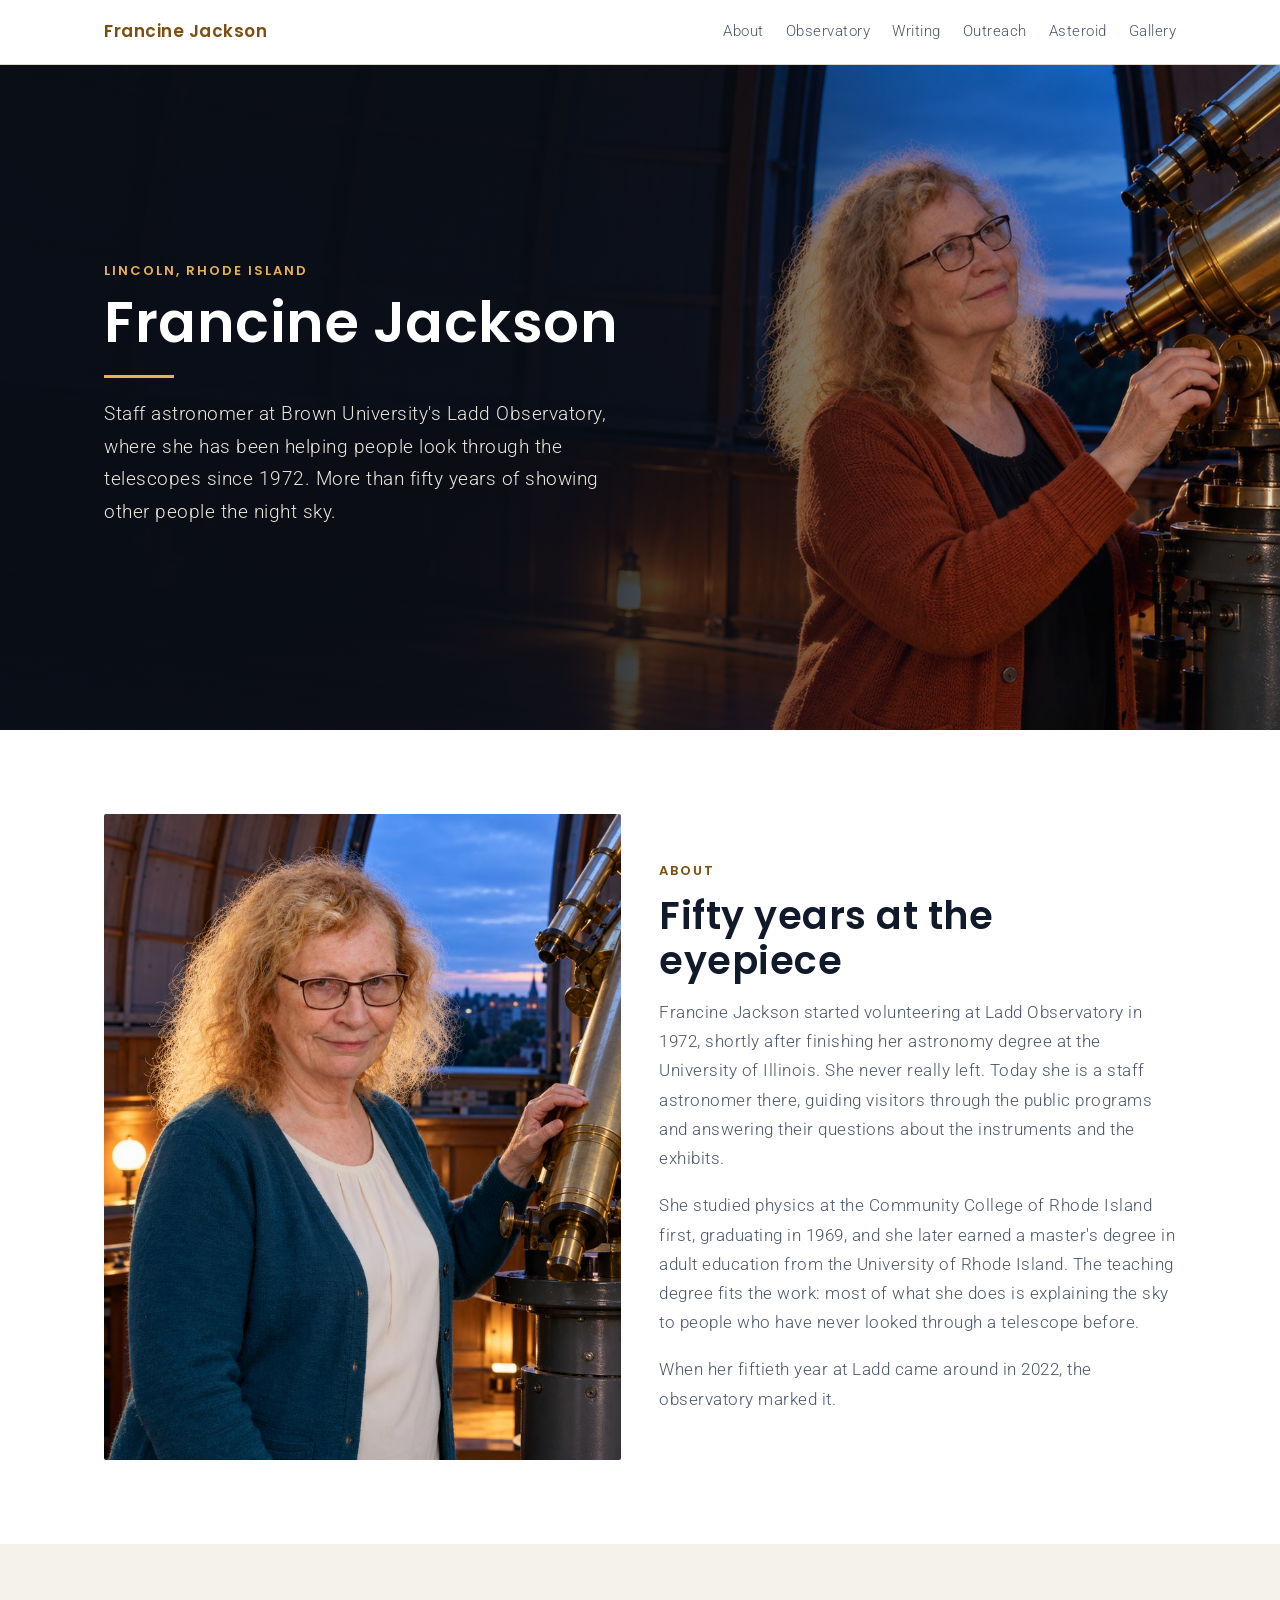
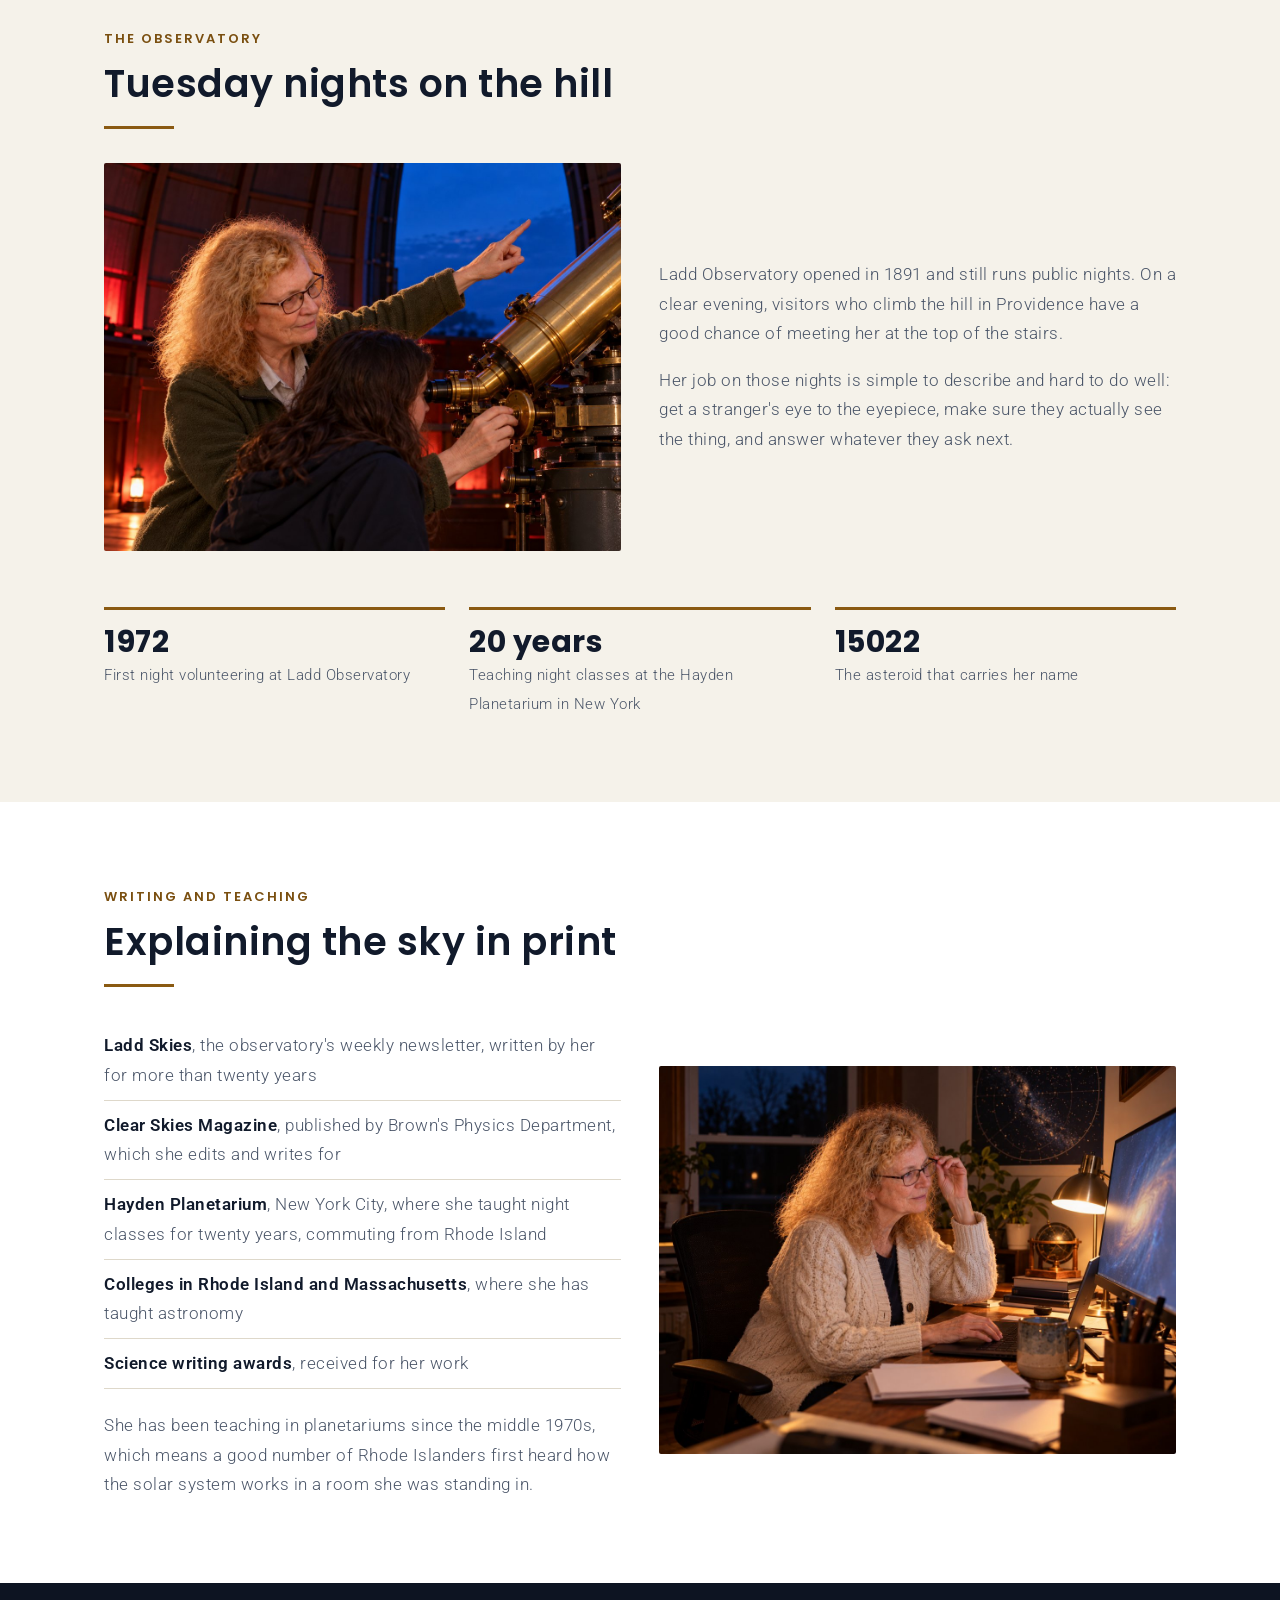
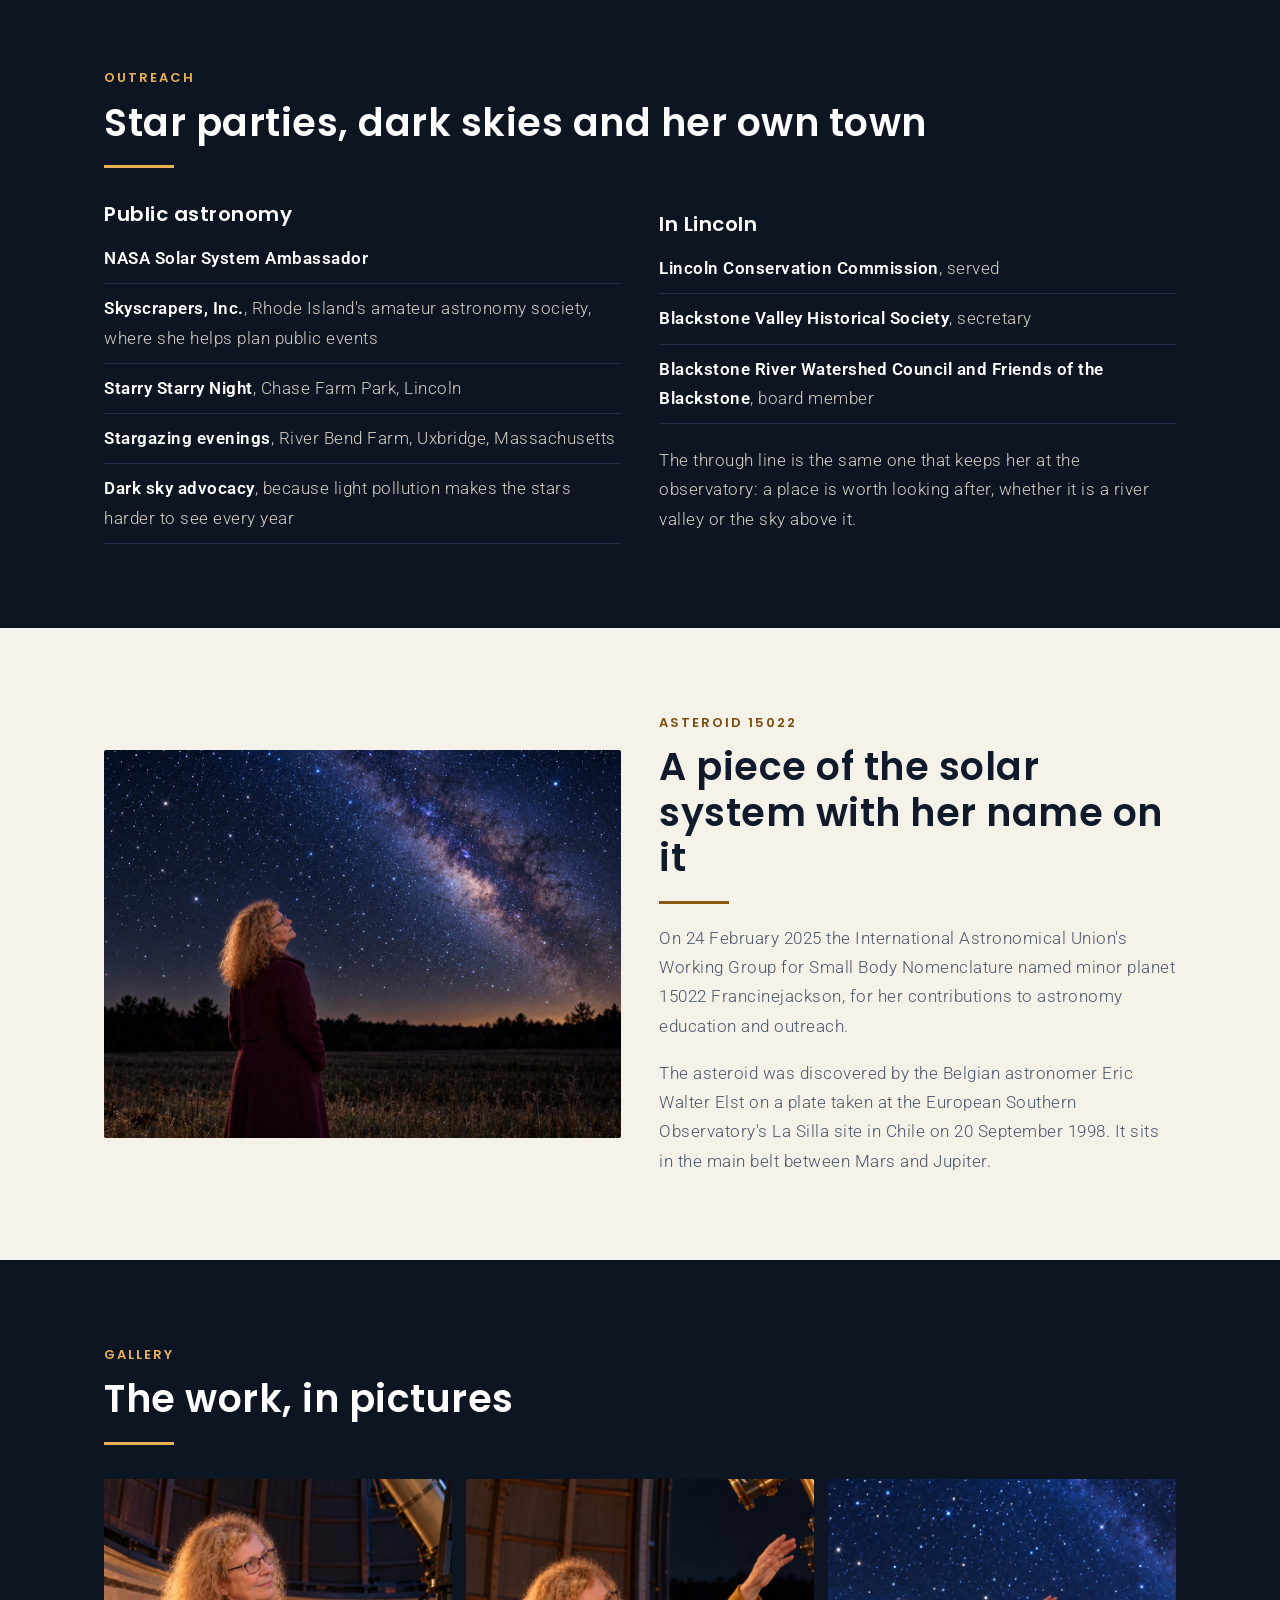
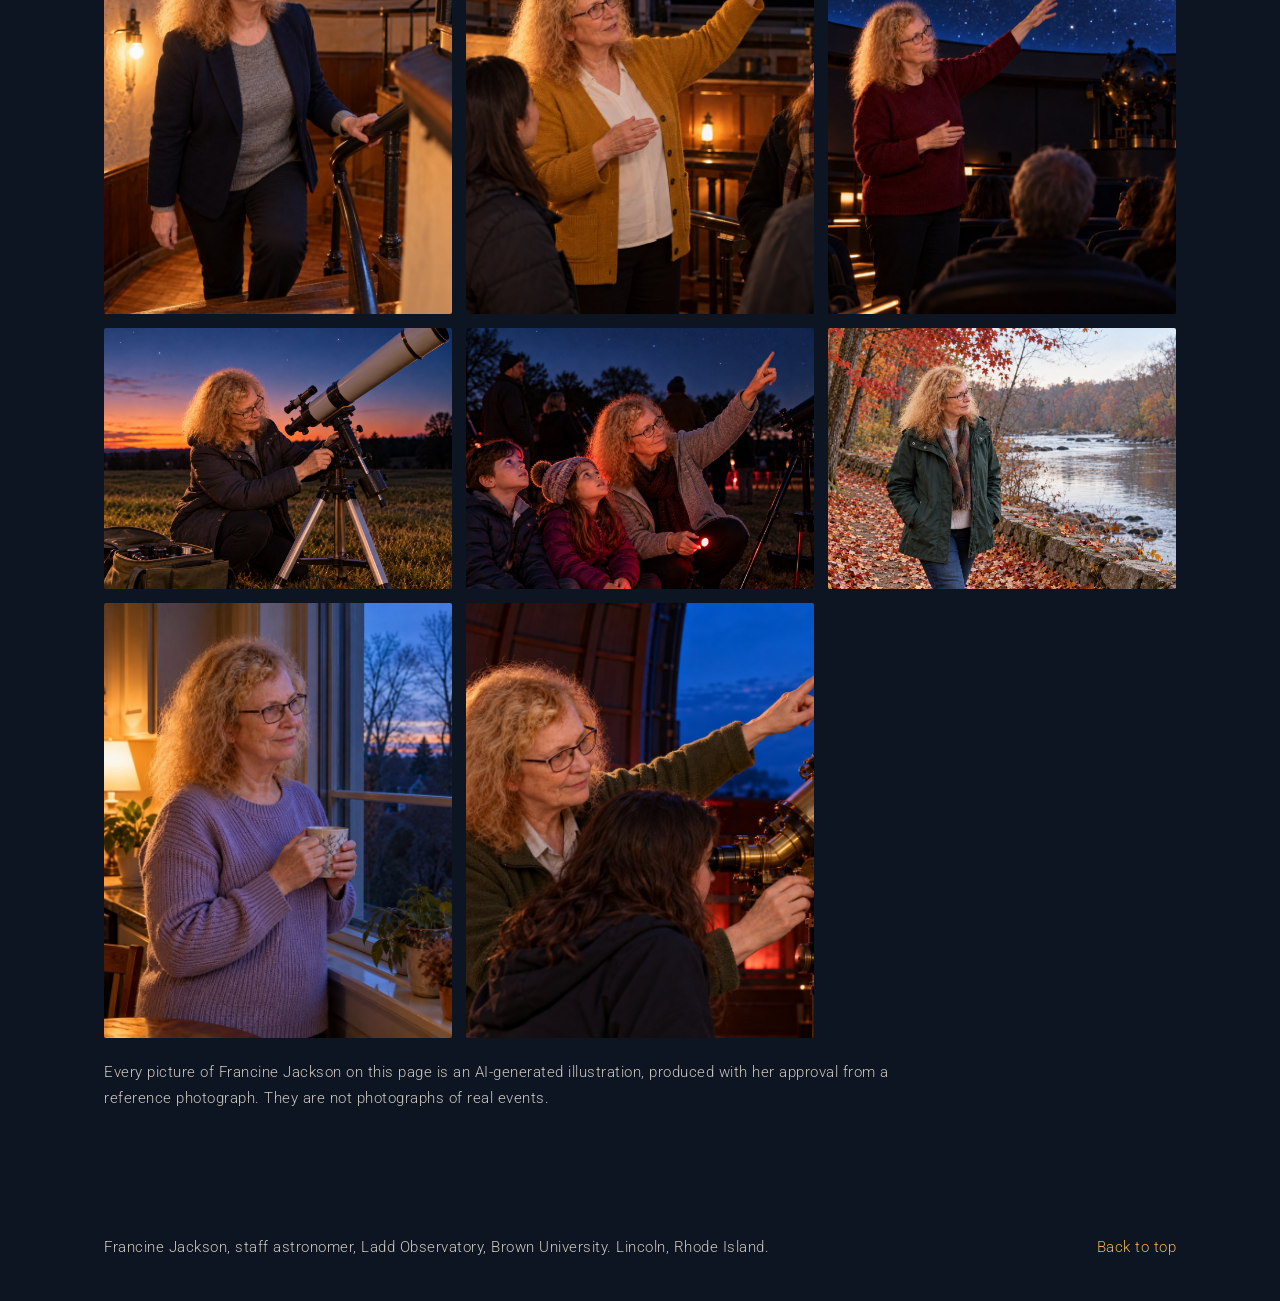
<file: index.html>
<!DOCTYPE html>
<html lang="en">
<head>
<meta charset="utf-8">
<meta name="viewport" content="width=device-width, initial-scale=1, shrink-to-fit=no">
<meta name="robots" content="noindex, nofollow"><!-- staging on github.io. Remove this line and the Disallow in robots.txt when the site moves to her own domain. -->
<title>Francine Jackson | Staff Astronomer, Ladd Observatory</title>
<meta name="description" content="Francine Jackson, staff astronomer at Brown University's Ladd Observatory, has been showing people the night sky since 1972. NASA Solar System Ambassador, science writer and dark sky advocate in Lincoln, Rhode Island.">
<link rel="icon" href="img/favicon.ico">
<link href="css/bundle.min.css" rel="stylesheet">
<link href="css/style.css" rel="stylesheet">
<link href="css/fj.css" rel="stylesheet">
</head>
<body class="fj">

<nav class="fj-nav">
  <div class="fj-wrap">
    <a class="fj-brand" href="#home">Francine Jackson</a>
    <div class="fj-links">
      <a href="#about">About</a>
      <a href="#observatory">Observatory</a>
      <a href="#writing">Writing</a>
      <a href="#outreach">Outreach</a>
      <a href="#asteroid">Asteroid</a>
      <a href="#gallery">Gallery</a>
    </div>
  </div>
</nav>

<section id="home" class="fj-hero">
  <span class="fj-scrim"></span>
  <div class="fj-wrap">
    <span class="fj-eyebrow">Lincoln, Rhode Island</span>
    <h1>Francine Jackson</h1>
    <div class="fj-rule"></div>
    <p>Staff astronomer at Brown University's Ladd Observatory, where she has been helping people look through the telescopes since 1972. More than fifty years of showing other people the night sky.</p>
  </div>
</section>

<section id="about">
  <div class="fj-wrap">
    <div class="fj-grid fj-two">
      <div class="fj-portrait"><img src="img/01-portrait.jpg" alt="Francine Jackson" width="760" height="950"></div>
      <div>
        <span class="fj-eyebrow">About</span>
        <h2>Fifty years at the eyepiece</h2>
        <p>Francine Jackson started volunteering at Ladd Observatory in 1972, shortly after finishing her astronomy degree at the University of Illinois. She never really left. Today she is a staff astronomer there, guiding visitors through the public programs and answering their questions about the instruments and the exhibits.</p>
        <p>She studied physics at the Community College of Rhode Island first, graduating in 1969, and she later earned a master's degree in adult education from the University of Rhode Island. The teaching degree fits the work: most of what she does is explaining the sky to people who have never looked through a telescope before.</p>
        <p>When her fiftieth year at Ladd came around in 2022, the observatory marked it.</p>
      </div>
    </div>
  </div>
</section>

<section class="fj-cream" id="observatory">
  <div class="fj-wrap">
    <span class="fj-eyebrow">The observatory</span>
    <h2>Tuesday nights on the hill</h2>
    <div class="fj-rule"></div>
    <div class="fj-grid fj-two" style="margin-top:34px">
      <div class="fj-shot"><img src="img/03-eyepiece.jpg" alt="Francine Jackson guiding a visitor at the telescope" width="1200" height="900"></div>
      <div>
        <p>Ladd Observatory opened in 1891 and still runs public nights. On a clear evening, visitors who climb the hill in Providence have a good chance of meeting her at the top of the stairs.</p>
        <p>Her job on those nights is simple to describe and hard to do well: get a stranger's eye to the eyepiece, make sure they actually see the thing, and answer whatever they ask next.</p>
      </div>
    </div>
    <div class="fj-facts" style="margin-top:56px">
      <div class="fj-fact"><b>1972</b><span>First night volunteering at Ladd Observatory</span></div>
      <div class="fj-fact"><b>20 years</b><span>Teaching night classes at the Hayden Planetarium in New York</span></div>
      <div class="fj-fact"><b>15022</b><span>The asteroid that carries her name</span></div>
    </div>
  </div>
</section>

<section id="writing">
  <div class="fj-wrap">
    <span class="fj-eyebrow">Writing and teaching</span>
    <h2>Explaining the sky in print</h2>
    <div class="fj-rule"></div>
    <div class="fj-grid fj-two" style="margin-top:34px">
      <div>
        <ul class="fj-list">
          <li><b>Ladd Skies</b>, the observatory's weekly newsletter, written by her for more than twenty years</li>
          <li><b>Clear Skies Magazine</b>, published by Brown's Physics Department, which she edits and writes for</li>
          <li><b>Hayden Planetarium</b>, New York City, where she taught night classes for twenty years, commuting from Rhode Island</li>
          <li><b>Colleges in Rhode Island and Massachusetts</b>, where she has taught astronomy</li>
          <li><b>Science writing awards</b>, received for her work</li>
        </ul>
        <p style="margin-top:22px">She has been teaching in planetariums since the middle 1970s, which means a good number of Rhode Islanders first heard how the solar system works in a room she was standing in.</p>
      </div>
      <div class="fj-shot"><img src="img/11-desk.jpg" alt="Francine Jackson writing the weekly newsletter" width="1200" height="900"></div>
    </div>
  </div>
</section>

<section class="fj-deep" id="outreach">
  <div class="fj-wrap">
    <span class="fj-eyebrow">Outreach</span>
    <h2>Star parties, dark skies and her own town</h2>
    <div class="fj-rule"></div>
    <div class="fj-grid fj-two" style="margin-top:34px">
      <div>
        <h3>Public astronomy</h3>
        <ul class="fj-list">
          <li><b>NASA Solar System Ambassador</b></li>
          <li><b>Skyscrapers, Inc.</b>, Rhode Island's amateur astronomy society, where she helps plan public events</li>
          <li><b>Starry Starry Night</b>, Chase Farm Park, Lincoln</li>
          <li><b>Stargazing evenings</b>, River Bend Farm, Uxbridge, Massachusetts</li>
          <li><b>Dark sky advocacy</b>, because light pollution makes the stars harder to see every year</li>
        </ul>
      </div>
      <div>
        <h3>In Lincoln</h3>
        <ul class="fj-list">
          <li><b>Lincoln Conservation Commission</b>, served</li>
          <li><b>Blackstone Valley Historical Society</b>, secretary</li>
          <li><b>Blackstone River Watershed Council and Friends of the Blackstone</b>, board member</li>
        </ul>
        <p style="margin-top:22px">The through line is the same one that keeps her at the observatory: a place is worth looking after, whether it is a river valley or the sky above it.</p>
      </div>
    </div>
  </div>
</section>

<section id="asteroid" class="fj-cream">
  <div class="fj-wrap">
    <div class="fj-grid fj-two">
      <div class="fj-shot"><img src="img/12-sky.jpg" alt="Francine Jackson at a public stargazing evening" width="1200" height="900"></div>
      <div>
        <span class="fj-eyebrow">Asteroid 15022</span>
        <h2>A piece of the solar system with her name on it</h2>
        <div class="fj-rule"></div>
        <p>On 24 February 2025 the International Astronomical Union's Working Group for Small Body Nomenclature named minor planet 15022 Francinejackson, for her contributions to astronomy education and outreach.</p>
        <p>The asteroid was discovered by the Belgian astronomer Eric Walter Elst on a plate taken at the European Southern Observatory's La Silla site in Chile on 20 September 1998. It sits in the main belt between Mars and Jupiter.</p>
      </div>
    </div>
  </div>
</section>

<section class="fj-deep" id="gallery">
  <div class="fj-wrap">
    <span class="fj-eyebrow">Gallery</span>
    <h2>The work, in pictures</h2>
    <div class="fj-rule"></div>
    <div class="fj-gallery" style="margin-top:34px">
      <figure><img src="img/05-dome.jpg" alt="At the observatory dome" width="760" height="950"></figure>
      <figure><img src="img/06-visitors.jpg" alt="Talking with visitors on a public night" width="1100" height="917"></figure>
      <figure><img src="img/07-planetarium.jpg" alt="Teaching under a planetarium dome" width="1200" height="900"></figure>
      <figure><img src="img/08-setup.jpg" alt="Setting up a portable telescope at twilight" width="1200" height="900"></figure>
      <figure><img src="img/09-children.jpg" alt="Showing children where to look" width="1200" height="900"></figure>
      <figure><img src="img/10-river.jpg" alt="Walking by the Blackstone River" width="1200" height="900"></figure>
      <figure><img src="img/04-evening.jpg" alt="At the window as the light goes" width="760" height="950"></figure>
      <figure><img src="img/03-eyepiece.jpg" alt="Guiding a visitor at the eyepiece" width="1200" height="900"></figure>
    </div>
    <p class="fj-note">Every picture of Francine Jackson on this page is an AI-generated illustration, produced with her approval from a reference photograph. They are not photographs of real events.</p>
  </div>
</section>

<footer class="fj-foot">
  <div class="fj-wrap">
    <span>Francine Jackson, staff astronomer, Ladd Observatory, Brown University. Lincoln, Rhode Island.</span>
    <span><a href="#home">Back to top</a></span>
  </div>
</footer>
<!-- No contact form: the customer sheet carries no email address for this client, and an address is never guessed. Add a FormSubmit form here once she supplies one. -->
<script src="js/fj.js"></script>
</body>
</html>
</file>
<file: css/style.css>
/* ===================================
    About
====================================== */

/*
    Theme Name: MegaOne
    Theme URI:
    Author: Themes Industry
    Author URI:
    Description: One Page Parallax Template
    Tags: one page, multipurpose, parallax, creative, html5
 */

/* ===================================
    Table of Content
====================================== */

/*  - Fonts
    - General
    - Header And Nav-Bar
    - Slider
    - About Us
    - Team Progress
    - Portfolio
    - Client
    - Testimonial
    - Pricing Plans
    - Blog
    - Contact Us
    - Google-Map
    - Footer
    - Loader
    - Media Queries   */

/* ===================================
    Google font
====================================== */

@import url('https://fonts.googleapis.com/css2?family=Poppins:wght@200;300;400;500;600;700&display=swap');
@import url('https://fonts.googleapis.com/css2?family=Roboto:wght@300;400;500;700&display=swap');

.main-font{font-family: 'Poppins', sans-serif;}
.alt-font{font-family: 'Roboto', sans-serif;}

/* ===================================
    Scrollbar
====================================== */

::-webkit-scrollbar {
    width: 6px;
}
::-webkit-scrollbar-track {
    width: 6px;
    background:white;
    border-left: 0 solid white;
    border-right: 0 solid white;
}
::-webkit-scrollbar-thumb {
    background: #0061d4;
    width: 0;
    height: 25%;
    transition: .5s ease;
    cursor: pointer;
}

/* ===================================
    Image Hover
====================================== */

.hover-effect::before,
.hover-effect::after {
    content: "";
    background: #fff;
    height: 0;
    width: 0;
    z-index: 1;
    position: absolute;
    -webkit-transition-duration: 1s !important;
    -o-transition-duration: 1s;
    transition-duration: 1s !important;
}
.hover-effect::before {
    right: 0;
    opacity: 1;
    top: 0;
}
.hover-effect::after {
    top: 0;
    opacity: .7;
    left: 0;
}
.hover-effect:hover::after, .hover-effect:hover::before {
    height: 100%;
    opacity: 0;
    width: 100%;
}
/* Use in BLog */
.image {
    overflow: hidden;
}
a.image{
    display: block;
}
.image img {
    width: 100%;
    height: 100%;
    display: block;
}
.image, .image img {
    position: relative;
}

/* ===================================
    General
====================================== */

body {font-family: 'Roboto', sans-serif; font-size: 16px;color: #040608;font-weight:300;line-height:25px;width: 100%; overflow-x: hidden}
.h1, .h2, .h3, .h4, .h5, h1, h2, h3, h4, h5 {line-height: 1.2; font-weight: 400; font-family: 'Poppins', sans-serif;}
a, input, button, .navbar, .fixedmenu, .tp-bullet, .owl-dot, .owl-prev, .owl-next {transition: ease-in-out 0.2s;-webkit-transition: ease-in-out 0.2s;-moz-transition: ease-in-out 0.2s;-ms-transition: ease-in-out 0.2s;-o-transition: ease-in-out 0.2s;}
section,.section-padding {position: relative;overflow: hidden;}
a {color:inherit;text-decoration: none;}
.rev_slider_wrapper{width: 100% !important;}
.btn.focus, .btn:focus{-webkit-box-shadow: none;box-shadow: none;}
p:last-child{margin-bottom: 0 !important; font-family: 'Roboto', sans-serif;}
.fa, .far, .fas{display: inline;}
a:active, a:hover{color: #0061d4;}
li{list-style: none;text-decoration: none;}
blockquote {border-left: 2px solid;padding: 10px 15px 10px 35px;margin: 25px 0;font-size: 18px;line-height: 28px;margin-top: 32px;margin-bottom: 32px;}
blockquote > cite {font-weight: 400;font-size: 14px;display: block;}
.hidden{display: none;}
section{padding: 7.5rem 0;}
.padding-bottom {padding-bottom: 7.5rem;}
.padding-top {padding-top: 7.5rem;}

/* transition none */
.no-transition *{transition-timing-function:initial; -moz-transition-timing-function:initial; -webkit-transition-timing-function:initial; -o-transition-timing-function:initial; -ms-transition-timing-function:initial; transition-duration: 0s; -moz-transition-duration: 0s; -webkit-transition-duration: 0s; -o-transition-duration: 0s; -ms-transition-duration: 0s;}

/* overlay */
.bg-overlay{position: absolute;top: 0;left: 0;width: 100%;height: 100%;}

/* opacity */
.opacity-full{opacity: 1;}
.opacity-1{opacity: .1;}
.opacity-2{opacity: .2;}
.opacity-3{opacity: .3;}
.opacity-4{opacity: .4;}
.opacity-5{opacity: .5;}
.opacity-6{opacity: .6;}
.opacity-7{opacity: .7;}
.opacity-8{opacity: .8;}
.opacity-9{opacity: .9;}

/*font-weight*/
.font-weight-100{font-weight: 100;}
.font-weight-200{font-weight: 200;}
.font-weight-300{font-weight: 300;}
.font-weight-500{font-weight: 500;}
.font-weight-600{font-weight: 600;}
.font-weight-700{font-weight: 700;}

/* button */
.btn {-webkit-appearance: initial; overflow: hidden;position: -webkit-sticky;position: sticky; z-index: 2; display:inline-block; font-size: 16px; border:2px solid transparent; letter-spacing: .5px; line-height: inherit; border-radius: 0; text-transform:capitalize; width: auto;font-family: 'Poppins', sans-serif; font-weight: 300; -webkit-transition: all .5s ease;-o-transition: all .5s ease !important;transition: all .5s ease !important;}

/* button size */
.btn.btn-small {font-size:12px; padding: 4px 1.8em;}
.btn.btn-medium {font-size:16px; padding: 14px 46px; line-height: 1.8em}
.btn.btn-large {font-size:16px;  padding: 8px 35px;; line-height: 1.8em;}
.btn.btn-rounded {border-radius: 50px;}

/* Transparent white button */
.btn.btn-trans-white {background: transparent; border-color: #ffffff; color: #ffffff}
.btn.btn-trans-white:hover {background: #ffffff !important; border-color: #ffffff; color: #040608 !important}

/* Transparent black button */
.btn.btn-trans {background: transparent; border-color: #040608; color: #040608}
.btn.btn-trans:hover {background: #040608 !important; border-color: #040608; color: #ffffff !important}

/* Background color */
.bg-blue {background-color: #0061d4;}
.bg-yellow {background-color: #d2d400;}
.bg-pink {background-color: #ad227a;}
.bg-orange {background-color: #de6605;}
.bg-white {color: #ffffff;}
.bg-black{background: #040608;}

/* Text color */
.text-blue {color: #0061d4;}
.text-yellow {color: #d2d400;}
.text-pink {color: #ad227a;}
.text-orange {color: #de6605;}
.text-black{color: #040608;}
.text-white{color: #ffffff;}

/*Social Icon Hover Text Hover */
.facebook-text-hvr:hover{color:#4267B2 !important;}
.twitter-text-hvr:hover{color:#1DA1F2 !important;}
.instagram-text-hvr:hover{color:#C32AA3 !important;}
.linkedin-text-hvr:hover{color:#0077B5 !important;}
.pinterest-text-hvr:hover{color:#BD081C !important;}
.google-text-hvr:hover{color:#DB4437 !important;}

/*Social Icon Hover Bg Hover */
.facebook_bg_hvr2:hover{color:#FFFFFF !important; background: #4267b2 !important; -webkit-transition: .3s ease-in-out;-o-transition: .3s ease-in-out;transition: .3s ease-in-out;}
.twitter_bg_hvr2:hover{color:#FFFFFF !important; background: #00a7e6; -webkit-transition: .3s ease-in-out; -o-transition: .3s ease-in-out; transition: .3s ease-in-out;}
.linkdin_bg_hvr2:hover{color:#FFFFFF !important; background: #1682ab; -webkit-transition: .3s ease-in-out; -o-transition: .3s ease-in-out; transition: .3s ease-in-out;}
.googleplus_bg_hvr2:hover{color:#FFFFFF !important; background: #d5463a; -webkit-transition: .3s ease-in-out; -o-transition: .3s ease-in-out; transition: .3s ease-in-out;}
.pintrest_bg_hvr2:hover{color:#FFFFFF !important; background: #c8232c; -webkit-transition: .3s ease-in-out; -o-transition: .3s ease-in-out; transition: .3s ease-in-out;}
.instagram_bg_hvr2:before{
    content: "";
    position: absolute;
    left: -1px;
    right: -1px;
    bottom: -1px;
    top: -1px;
    opacity: 0;
    visibility: hidden;
    background: radial-gradient(circle at 30% 107%, #fdf497 0%, #fdf497 5%, #fd5949 45%,#d6249f 60%,#285AEB 90%) !important;
    border-radius: inherit;
    z-index: -1;
    -webkit-transform: scale(.5);
    -ms-transform: scale(.5);
    transform: scale(.5);
    -webkit-transition: .3s ease-in-out;
    -o-transition: .3s ease-in-out;
    transition: .3s ease-in-out;
}
.instagram_bg_hvr2:hover{color:#FFFFFF !important; z-index: 999}
.instagram_bg_hvr2:hover:before{opacity: 1;visibility: visible;-webkit-transform: scale(1);-ms-transform: scale(1);transform: scale(1);}

/* ===================================
        Header
   ====================================== */

/* nav top default */

header a.logo img {
    max-width: 70px;
    vertical-align: sub;
}

.navbar-left {
    width: 56%;
    margin-left: 0;
}

.header-appear .navbar-left {
    width: 90%;
}

.navbar-top-default{
    position: absolute;
    top: 30px;
    z-index: 99;
    overflow: hidden;
    height: 100px;
    width: 100%;
    -webkit-transition: none;
    -o-transition: none;
    transition: none;
}

.other-page .navbar-top-default{
    background-color: #02aeb3;
}

.header-appear .navbar-top-default {
    height: 85px;
    position: fixed;
    z-index: 99;
    top: 0;
    background: #ffffff;
    -webkit-animation-name: animationFade;
    animation-name: animationFade;
    -webkit-animation-duration: 1s;
    animation-duration: 1s;
    -webkit-animation-fill-mode: both;
    animation-fill-mode: both;
    -webkit-box-shadow: 0 10px 10px -10px rgba(0, 0, 0, 0.35);
    box-shadow: 0 10px 10px -10px rgba(0, 0, 0, 0.35);
}

.header-appear .navbar-top-default{
    background: #ffffff;
}

/*change nav color on sticky nav*/
.header-appear .navbar-simple .navbar-nav .nav-link {
    color: #040608;
}

.navbar-top-default #megaone{
    margin-right: -30px;
}

/*Navbar Simple*/

.navbar-simple .navbar-nav .nav-link {
    font-size: 18px;
    color: #040608;
    font-weight: 400;
    text-align: center;
    padding: 0.5rem 2rem;
    font-family: 'Poppins', sans-serif;
}

.nav-box-round .navbar-nav .nav-link{
    border-radius: 20px;
}

.header-appear .nav-box-round .navbar-nav .nav-link.active{
    background-color: #02aeb3;
    color: #ffffff !important;
}

.header-appear .nav-box-round .navbar-nav .nav-link:hover{
    color: #02aeb3;
}

/*nav line*/

.line:after {
    -webkit-backface-visibility: hidden;
    backface-visibility: hidden;
    border: 1px solid rgba(255, 255, 255, 0);
    bottom: 0;
    content: " ";
    display: block;
    margin: 0 auto;
    position: relative;
    -webkit-transition: all 280ms ease-in-out;
    transition: all 280ms ease-in-out;
    width: 0;
}

.line:hover:after, .line.active:after {
    -webkit-backface-visibility: hidden;
    backface-visibility: hidden;
    border-color: #0061d4;
    -webkit-transition: width 350ms ease-in-out;
    transition: width 350ms ease-in-out;
    width: 100%;
}

/* ===================================
    Side Menu
====================================== */

.side-menu {
    width: 40%;
    position: fixed;
    right: 0;
    top: 0;
    background: #040608;
    z-index: 1032;
    height: 100%;
    -webkit-transform: translate3d(100%, 0, 0);
    transform: translate3d(100%, 0, 0);
    -webkit-transition: -webkit-transform .5s ease;
    transition: -webkit-transform .5s ease;
    -o-transition: -o-transform .5s ease;
    -o-transition: transform .5s ease;
    transition: transform .5s ease;
    transition: transform .5s ease, -webkit-transform .5s ease;
    overflow: hidden;
}

.side-menu.left {
    left: 0; right: auto;
    -webkit-transform: translate3d(-100%, 0, 0);
    transform: translate3d(-100%, 0, 0);
}

.side-menu.before-side {
    width: 280px;
}

.side-menu.side-menu-active,
.side-menu.before-side{
    -webkit-transform: translate3d(0, 0, 0);
    transform: translate3d(0, 0, 0);
}

.pul-menu .side-menu.side-menu-active {
    visibility: visible; opacity: 1;
}

.side-menu .navbar-brand {
    margin: 0 0 2.5rem 0;
}

/*Side overlay*/
#close_side_menu {
    position: fixed;
    top: 0;
    left: 0;
    width: 100%;
    height: 100%;
    background-color: #ffffff;
    -webkit-transition: opacity 300ms cubic-bezier(0.895, 0.03, 0.685, 0.22);
    -o-transition: opacity 300ms cubic-bezier(0.895, 0.03, 0.685, 0.22);
    transition: opacity 300ms cubic-bezier(0.895, 0.03, 0.685, 0.22);
    display: none;
    z-index: 1031;
    opacity: 0.4;
}

/*side clode btn*/
.side-menu .btn-close {
    height: 33px;
    width: 33px;
    display: inline-block;
    text-align: center;
    position: absolute;
    top: 30px;
    right: 15px;
    cursor: pointer;
}

.side-menu.before-side .btn-close{
    display: none;
}

.side-menu .btn-close::before, .side-menu .btn-close::after {
    position: absolute;
    left: 16px;
    content: ' ';
    height: 24px;
    width: 2px;
    background: #ffffff;
    top: 5px;
}

.side-menu .btn-close:before {
    -webkit-transform: rotate(45deg);
    -ms-transform: rotate(45deg);
    transform: rotate(45deg);
}

.side-menu .btn-close:after {
    -webkit-transform: rotate(-45deg);
    -ms-transform: rotate(-45deg);
    transform: rotate(-45deg);
}

/*side open btn*/

.sidemenu_btn {
    -webkit-transition: all .3s linear;
    -o-transition: all .3s linear;
    transition: all .3s linear;
    width: 36px;
    padding: 6px;
    margin-right: 1rem;
    position: absolute;
    right: 80px;
    display: inline-block;
}

.sidemenu_btn span {
    height: 2px;
    width: 100%;
    background: #ffffff;
    display: block;
}

.header-appear .sidemenu_btn span {
    background: #040608;
}

.sidemenu_btn span:nth-child(2) {
    margin: 4px 0;
}

.side-menu .inner-wrapper {
    padding: 3.5rem 5rem;
    height: 100%;
    position: relative;
    overflow-y: auto;
    display: -webkit-box;
    display: -ms-flexbox;
    display: flex;
    -webkit-box-align: center;
    -ms-flex-align: center;
    align-items: center;
    text-align: left;
    -ms-flex-wrap: wrap;
    flex-wrap: wrap;
}

.pul-menu.pushwrap .side-menu .inner-wrapper{
    padding: 3.5rem 2.5rem;
}

.side-menu .side-nav {
    margin-bottom: 30px;
    height: 70%;
    display: flex;
    align-items: center;
}

.side-nav .navbar-nav .nav-item{
    display: block;
    margin: 20px 0; padding: 0 !important;
    opacity: 0;
    -webkit-transition: all 0.8s ease 500ms;
    -o-transition: all 0.8s ease 500ms;
    transition: all 0.8s ease 500ms;

    -webkit-transform: translateY(30px);
    -ms-transform: translateY(30px);
    transform: translateY(30px);
}
.side-nav .navbar-nav .nav-item:first-child {
    -webkit-transition-delay: .1s;
    -o-transition-delay: .1s;
    transition-delay: .1s;
}
.side-nav .navbar-nav .nav-item:nth-child(2){
    -webkit-transition-delay: .2s;
    -o-transition-delay: .2s;
    transition-delay: .2s;
}
.side-nav .navbar-nav .nav-item:nth-child(3) {
    -webkit-transition-delay: .3s;
    -o-transition-delay: .3s;
    transition-delay: .3s;
}
.side-nav .navbar-nav .nav-item:nth-child(4) {
    -webkit-transition-delay: .4s;
    -o-transition-delay: .4s;
    transition-delay: .4s;
}
.side-nav .navbar-nav .nav-item:nth-child(5) {
    -webkit-transition-delay: .5s;
    -o-transition-delay: .5s;
    transition-delay: .5s;
}
.side-nav .navbar-nav .nav-item:nth-child(6) {
    -webkit-transition-delay: .6s;
    -o-transition-delay: .6s;
    transition-delay: .6s;
}
.side-nav .navbar-nav .nav-item:nth-child(7) {
    -webkit-transition-delay: .7s;
    -o-transition-delay: .7s;
    transition-delay: .7s;
}
.side-nav .navbar-nav .nav-item:nth-child(8) {
    -webkit-transition-delay: .8s;
    -o-transition-delay: .8s;
    transition-delay: .8s;
}
.side-nav .navbar-nav .nav-item:nth-child(9) {
    -webkit-transition-delay: .9s;
    -o-transition-delay: .9s;
    transition-delay: .9s;
}

.side-menu.side-menu-active .side-nav .navbar-nav .nav-item {
    -webkit-transform: translateY(0);
    -ms-transform: translateY(0);
    transform: translateY(0);
    opacity: 1;
}

.side-nav .navbar-nav .nav-link {
    display: inline-table;
    color: #ffffff;
    padding: 2px 0 3px 0 !important;
    font-size: 1.5rem;
    font-weight: 300;
    line-height: normal;
    position: relative;
    border-radius: 0;
}

.side-nav .navbar-nav .nav-link:after {
    -webkit-backface-visibility: hidden;
    backface-visibility: hidden;
    border: 1px solid rgba(255, 255, 255, 0);
    bottom: -5px;
    content: " ";
    display: block;
    margin: 0 auto;
    position: relative;
    -webkit-transition: all 280ms ease-in-out;
    transition: all 280ms ease-in-out;
    width: 0;
}

.side-nav .navbar-nav .nav-link:hover:after, .side-nav .navbar-nav .nav-link.active:after {
    -webkit-backface-visibility: hidden;
    backface-visibility: hidden;
    border-color: #ffffff;
    -webkit-transition: width 350ms ease-in-out;
    transition: width 350ms ease-in-out;
    width: 100%;
}

.side-menu p{
    margin-top: .5rem;
    margin-bottom: 0;
}

.social-icons-simple{
    margin-bottom: 0;
    margin-left: -10px;
}

.social-icons-simple li{
    display: inline-block;
    color: #ffffff;
}

.side-footer p{
    color: #ffffff;
}

.side-menu .social-icons-simple li a {
    font-size: 16px;
    justify-content: center;
    color: #ffffff;
    height: 46px;
    line-height: 38px;
    width: 46px;
    border-radius: 50%;
    position: relative;
    overflow: hidden;
    align-items: center;
    display: flex;
    z-index: 1;
    -webkit-transition: background-color .5s ease;
    -o-transition: background-color .5s ease;
    transition: background-color .5s ease;
}

.social-icons-simple li.animated-wrap a:hover{
    background-color: transparent;
    color: #ffffff;
}
@-webkit-keyframes animationFade {
    from {
        opacity: 0;
        -webkit-transform: translate3d(0, -100%, 0);
        transform: translate3d(0, -100%, 0);
    }
    to {
        opacity: 1;
        -webkit-transform: none;
        transform: none;
    }
}
@keyframes animationFade {
    from {
        opacity: 0;
        -webkit-transform: translate3d(0, -100%, 0);
        transform: translate3d(0, -100%, 0);
    }
    to {
        opacity: 1;
        -webkit-transform: none;
        transform: none;
    }
}

.side-menu .btn-close:hover {
    -webkit-animation: .8s rotate;
    animation: .8s rotate;
}

@-webkit-keyframes rotate {
    from{
        -webkit-transform: rotate(0deg);
        transform: rotate(0deg);
    }
    to{
        -webkit-transform: rotate(360deg);
        transform: rotate(360deg);
    }
}
@keyframes rotates {
    from{
        -webkit-transform: rotate(0deg);
        transform: rotate(0deg);
    }
    to{
        -webkit-transform: rotate(360deg);
        transform: rotate(360deg);
    }
}

/* ===================================
    Banner Section
====================================== */

.home-banner {
    padding-top: 10rem;
}

.home-banner .heading-area{
    position: absolute;
    transform: translate(90%,90%);
    z-index: 11;
    width: 60%;
}

.home-banner .heading{
    font-size: 90px;
    font-weight: 200;
    color: #ffffff;
    font-family: 'Poppins', sans-serif;
}

.text {
    color: #ffffff;
    font-weight: 300;
    font-size: 24px;
    font-family: 'Roboto', sans-serif;
}

.home-banner .bg-overlay {
    background-color: #0061d4;
    width: 40%;
    left: 60%;
    top: -20%;
}

.image-holder img {
    max-width: 100%;
}

/*BANNER SOCIAL ICONS*/

.social-icons-simple{
    margin-bottom: 0;
    margin-left: -10px;
}

.social-icons-simple li{
    display: inline-block;
}

.social-icons-simple li a {
    font-size: 16px;
    justify-content: center;
    color: #000000;
    height: 46px;
    line-height: 38px;
    width: 46px;
    border-radius: 50%;
    position: relative;
    overflow: hidden;
    align-items: center;
    display: flex;
}

.revicon {
    top: 50%;
    -webkit-transform: translateY(-50%);
    -moz-transform: translateY(-50%);
    -ms-transform: translateY(-50%);
    -o-transform: translateY(-50%);
    transform: translateY(-50%);
    left: 40px;
    z-index: 11;
    position: absolute;
}

.revicon li a{
    color: #040608 !important;
}

.revicon li a:hover{
    color: #ffffff;
}

/* Vertical Line */

.banner-vertical{
    position: absolute;
    bottom: 120px;
    left: -50px;
    -webkit-transition: 0.3s all;
    -moz-transition: 0.3s all;
    -o-transition: 0.3s all;
    transition: 0.3s all;
    -webkit-transform: rotate(-90deg);
    -moz-transform: rotate(-90deg);
    -ms-transform: rotate(-90deg);
    -o-transform: rotate(-90deg);
    transform: rotate(-90deg);
}

.banner-strip{
    width: 200px;
    height: 3px;
    background: #040608;
}

/* ===================================
    About
====================================== */

.card {
    background-color: #fff;
    border: 0 solid rgba(0,0,0,.125);
    display: inline-block;
}

.card-body {
    padding: 0;
}

.cover:hover{
    border-radius: 15px;
    -webkit-box-shadow: 2px 2px 15px #e1e1e1;
    box-shadow: 2px 2px 15px #e1e1e1;
}

.cover .card {
    transition: all 1.2s;
}

.cover:hover .card {
    transform: rotateY(360deg);
    transition: all 1.2s;
}

.numbering {
    font-size: 48px;
    font-weight: 300;
    font-family: "Roboto", sans-serif;
}

.cover:hover .numbering{
    background: -webkit-linear-gradient( 180deg,rgb(33, 35, 49) 85%, rgb(33, 35, 49) 100%);
    -webkit-background-clip: text;
    -webkit-text-fill-color: transparent;
}

.cover{
    padding: 25px;
    cursor: pointer;
    -webkit-transition: 0.5s ease;
    -o-transition: 0.5s ease;
    transition: 0.5s ease;
}

.cover .card-title{
    margin-top: 40px;
    margin-bottom: 40px;
    font-size: 20px;
    font-family: 'Poppins', sans-serif;
    font-weight: normal;
    color: rgb(33, 35, 49);
    -webkit-transition: 0.9s ease;
    -o-transition: 0.9s ease;
    transition: 0.9s ease;
}

.cover .card-text {
    font-size: 15px;
    font-weight: 300;
    font-family: 'Roboto', sans-serif;
}

/* ===================================
    Skills
====================================== */

.heading-area .sub-title {
    font-size: 18px;
    font-weight: 300;
    font-family: 'Poppins', sans-serif;
}

.heading-area .title {
    font-size: 45px;
    font-weight: 300;
    font-family: 'Poppins', sans-serif;
}

.skills li{
    list-style: none;
    margin-top: 30px;
}

.skills  h6 {
    margin-bottom: 20px;
    font-size: 16px;
    font-weight: 300;
    font-family: 'Poppins', sans-serif;
}

.skills .progress{
    border-radius: 50px;
    height: 10px;
}

.skills .progress-bar{
    border-radius: 50px;
}

.progress-item b{
    font-weight: 600;
}

.skills-about .skills-image{
    float: right;
    max-width: 450px;
}

.skills-about {
    width: 100%;
    display: block;
    position: relative;
}

.skills .bg-overlay {
    background-color: #d2d400;
    width: 100%;
    left: 70%;
    top: 30%;
    z-index: -1;
}

/* ===================================
    Quote Section
====================================== */

.quote-sec .quote{
    font-size: 42px;
    font-family: 'Poppins', sans-serif;
    font-weight: 200;
    color: #040608;
    line-height: 1.4;
    text-transform: capitalize;
}

.quote-sec .writer{
    font-family:'Poppins', sans-serif;
    font-size: 24px;
    font-weight: 200;
    font-style: italic;
}

.quote-sec i.fa-quote-left{
    position: absolute;
    font-size: 25px;
    top: -60px;
    left: 50%;
    transform: translateX(-50%);
}

/* ===================================
    Portfolio
====================================== */

.portfolio-sec .portfolio-carousel .work-detail{
    margin-top: 50px;
}

.portfolio-sec .portfolio-carousel .work-detail .work-heading{
    font-size: 30px;
    font-weight: 300;
}

.portfolio-sec .portfolio-carousel .text {
    color: #040608;
    font-size: 18px;
    font-weight: normal;
}

.portfolio-sec .work-navigation{
    position: absolute;
    left: 70px;
    top:50%;
    z-index: 11;
}

.portfolio-sec .work-navigation a{
    text-decoration: none;
    display: inline-block;
    transition: .8s ease;
    color: #ffffff;
}

.portfolio-sec .work-navigation a:hover{

}

.portfolio-sec .work-navigation a i{
    font-size: 34px;
    transition: .5s ease;
}

.portfolio-sec .work-navigation a:hover i {
    color: #202020;
    transition: .5s ease;
}

.portfolio-sec .work-navigation a.portfolio-right-arr{
    margin-top: 0;
    margin-left: 41px;
}

.portfolio-sec .work-detail .work-btn{
    margin-right: 3px;
}

.heading-area.long-area {
    top: 50%;
    transform: translate(140%,-140%);
    width: 85%;
}

.long-area .heading {
    font-size: 60px;
    font-family: 'Poppins', sans-serif;
    font-weight: 300;
    color: #ffffff;
}

.portfolio-sec .heading-area {
    position: relative;
    z-index: 11;
}

.portfolio-sec .bg-overlay {
    background-color: #0061d4;
    width: 40%;
    right: 60%;
    top: 20%;
    height: 50%;
    z-index: 11;
}


/* ===================================
    Clients
====================================== */

.client-sec{
    background: url("../images/clients-banner.jpg");
    background-position: center;
    background-size: cover;
    background-repeat: no-repeat;
    background-attachment: fixed;
    position: relative;
}

.parallax-dis{
    background-attachment: inherit !important;
}

.client-sec img{
    height: 100%;
    width: 100%;
}

.client-sec .client-container{
    position: relative;
    padding-top: 305px;
    padding-bottom: 305px;
}

.client-sec .client-sec-overlay{
    opacity: 0.9;
    background-color: #d2d400;
    position: absolute;
    left: 0;
    right: 0;
    top: 0;
    height: 50%;
    z-index: 1;
}

.client-sec .client-container .client-img-overlay{
    position: absolute;
    left:0;
    right: 0;
    top:0;
}

.client-sec .client-container .client-img-overlay .client-symbol-qoute {
    padding-top: 40px;
    padding-bottom: 40px;
}

.client-sec .client-container .client-img-overlay .client-symbol-qoute i{
    color: white;
}

.client-sec .client-container .client-img-overlay .client-text{
    font-size: 18px;
    line-height: 30px;
    color: white;
    font-family: 'Roboto', sans-serif;
    font-weight: 300;
}

.client-sec .client-container .client-img-holder{
    height: 160px;
    width: 160px;
    background-color: #e1e1e1;
    position: absolute;
    left:50%;
    top:50%;
    transform: translate(-50%,-50%);
    z-index: 11;
}

.client-sec .client-container .client-detail{
    position: absolute;
    left:50%;
    top:78%;
    transform: translate(-50%,-50%);
}

.client-sec .client-container .client-detail .client-name{
    font-size: 20px;
    font-family: 'Poppins', sans-serif;
    font-weight: 300;
}

.client-sec .client-container .client-detail .client-des{
    font-family: 'Roboto', sans-serif;
    font-weight: normal;
    font-size: 16px;
    margin-bottom: 8px;
}

.client-sec .client-container .client-detail .client-s-media{
    padding-left: 0;
    top: 20px;
    left: calc(50% - 45%);
}

.client-sec .client-container .client-detail .client-s-media li{
    list-style: none;
    display: inline-block;
    margin-right: 5px;
}

.client-sec .client-container .client-detail .client-s-media li a{
    color: #3d3d3d;
    font-size: 16px;
}

/* ===================================
   Contact
====================================== */

.contact-sec .contact-form input{
    color: #040608;
    font-size: 16px;
    height: 40px;
    padding: 25px 0;
    background: transparent;
}

.contact-details h2 {
    font-size: 60px;
    font-weight: normal;
}

.contact-sec .contact-form .form-control{
    border: none;
    border-radius: 0;
    padding-left: 0;
    border-bottom: 1px solid rgba(000,000,000,0.2);
}

::placeholder { /* Chrome, Firefox, Opera, Safari 10.1+ */
    color: #464646!important;
}
:-ms-input-placeholder { /* Internet Explorer 10-11 */
    color: #464646!important;
}
::-ms-input-placeholder { /* Microsoft Edge */
    color: #464646!important;
}

.contact-sec .contact-form .form-control:focus {
    box-shadow: none;
    border-bottom: 1px solid #040608;
}

.contact-sec .contact-form input::placeholder, .contact-sec .contact-form textarea::placeholder {
    color: #ffffff;
    font-size: 14px;
}

.contact-sec .contact-form textarea{
    padding-top: 20px;
    height: 150px;
    color: #040608;
    font-size: 16px;
    resize: none;
    background: transparent;
    margin-bottom: 40px;
}

.contact-sec .contact-form .purple-btn{
    margin-top: 15px;
}

.contact_btn {
    font-size: 16px;
    font-weight: 600;
    text-transform: uppercase;
}

/*contact details*/
.contact-sec .contact-background{
    position: absolute;
    right: 0;
    top: -35px;
    z-index: -1;
}

.contact-sec .contact-details ul{
    padding-left: 0;
    margin-bottom: 0;
}

.contact-sec .contact-details ul li{
    color: #040608;
    list-style: none;
    margin-bottom: 50px;
    font-size: 16px;
    display: flex;
    align-items: center;
    font-family: 'Roboto', sans-serif;
}

.contact-sec .contact-details ul li span{
    display: inline-block;
    padding-right: 30px;
}

.contact-sec .contact-details ul li span:last-child{
    padding-right: 0;
}

.contact-sec .contact-details ul li i{
    font-size: 30px;
    margin-right: 20px;
    margin-bottom: 8px;
    color: #040608;
}

.slider-social a {
    justify-content: center;
    height: 40px;
    line-height: 38px;
    width: 40px;
    position: relative;
    overflow: hidden;
    align-items: center;
    display: flex;
    text-align: center;
    border-radius: 50px;
    color: #040608;
    font-size: 16px;
    margin: 2px;
    border: 1px solid transparent;
    -webkit-transition: background-color .2s ease-in-out;
    -moz-transition: background-color .2s ease-in-out;
    -o-transition: background-color .2s ease-in-out;
    transition: background-color .2s ease-in-out;
}

.contact-sec .btn.btn-trans {background: #ffffff; border-color: #040608; color: #040608}
.contact-sec .btn.btn-trans:hover {background: #040608 !important; border-color: #040608; color: #ffffff !important}

/* ===================================
   Loader
====================================== */

.loader-bg {
    position: fixed;
    z-index: 99999;
    background-color: #ffffff;
    width: 100%;
    height: 100%;
}

.svg-body {
    display: flex;
    justify-content: center;
    align-items: center;
    height: 100vh;
}

svg {
    height: 140px;
    width: 140px;
}

/* ===================================
   Media & Queries
====================================== */

@media (min-width: 1800px) {

}

@media (max-width: 1280px) and (min-width: 992px) {

    /* Nav-bar */
    .sidemenu_btn {
        right: 15px;
    }
    .navbar-left {
        width: 75%;
    }

    /* Banner */
    .home-banner .heading-area {
        transform: translate(90%,40%);
    }

    /* Skills */
    .skills .bg-overlay {
        left: 40%;
    }

    /* Portfolio */
    .portfolio-sec .bg-overlay {
        width: 50%;
    }
    .long-area .heading {
        font-size: 42px;
    }
    .heading-area.long-area {
        transform: translate(155%, -115%);
    }
    .portfolio-sec .work-navigation {
        left: 50px;
        top: 54%;
    }

    /* Clients */
    .client-sec .client-container .client-img-overlay .client-symbol-qoute {
        padding-top: 20px;
        padding-bottom: 20px;
    }
    .client-sec .client-container .client-img-overlay .client-text {
        font-size: 16px;
    }
    .revicon , .banner-vertical {
        display: none!important;
    }

}

@media screen and (max-width: 991px) and (min-width: 768px){

    .btn.btn-medium {
        font-size: 14px;
    }

    /* Nav-bar */
    .navbar-top-default {
        top: 0;
    }
    .sidemenu_btn {
        right: 15px;
    }

    /* Side Menu */
    .side-menu {
        width: 60%;
    }
    .side-footer p{
        font-size: 16px;
    }

    /* Banner */
    .home-banner .heading-area {
        transform: translate(90%,60%);
    }
    .home-banner .heading {
        font-size: 42px;
    }
    .home-banner .text {
        font-size: 18px;
    }

    /* Skills */
    .skills-about {
        display: flex;
        justify-content: center;
        padding-top: 15%;
    }

    /* Portfolio */
    .heading-area.long-area {
        top: 10%;
        transform: translate(0);
        width: 100%;
    }
    .portfolio-sec .bg-overlay {
        top: 0;
        width: 100%;
        height: 60%;
        z-index: 1;
    }
    .long-area .heading {
        font-size: 42px;
        padding: 35px 0 50px 0;
        text-align: center;
    }
    .portfolio-sec .work-navigation {
        display: none;
    }

    /* Clients */
    .client-sec .client-container .client-img-overlay .client-symbol-qoute {
        padding: 30px 0;
    }

    /* Contact */
    .contact-sec .heading {
        font-size: 42px;
    }
    .contact-sec .contact-details .text {
        text-align: left;
    }
    .contact-sec .contact-details .heading {
        text-align: left
    }
    .contact-sec .contact-details ul {
        margin-top: 0;
    }
    .contact-sec .padding-top {
        padding-top: 2.5rem;
    }
    .revicon , .banner-vertical {
        display: none!important;
    }
}

@media screen and (max-width: 767px) {

    body {
        text-align: center;
    }
    section {
        padding: 4.5rem 0;
    }
    .padding-top {
        padding-top: 4.5rem;
    }
    .home-banner{
        padding: 7rem 0 0 0;
    }
    .btn.btn-medium {
        font-size: 12px;
        padding: 14px 42px;
    }

    /* Nav-bar */
    .navbar-top-default {
        top: 0;
    }
    .sidemenu_btn {
        right: 15px;
    }

    /* Side Menu */
    .side-menu {
        width: 100%;
    }
    .side-footer p{
        font-size: 14px;
    }

    /* Banner */
    .home-banner .heading {
        font-size: 1.7rem;
    }
    .text {
        font-size: 14px!important;
    }
    .home-banner .btn.btn-medium {
        padding: 10px 20px;
    }
    .home-banner .heading-area {
        transform: translate(70%,20%);
        text-align: left;
    }
    .home-banner .heading-area span {
        display: block;
    }

    /* About */
    #about {
        padding-top: 0;
    }
    .cover{
        text-align: center;
        margin-top: 40px;
    }
    .about-heading{
        text-align: center;
        margin-top: 30px;
    }
    .heading_mainc{
        font-size: 35px;
        text-align: center;
        line-height: 1.3;
    }
    .main_heading {
        font-size: 34px;
    }
    .heading{
        font-size: 35px;
        color: #212331;
        margin-top: 10px;
        margin-bottom: 15px;
    }
    .margin_heading {
        margin-top: 10px;
        margin-bottom: 15px;
    }
    .info{
        color:#9d9d9d;
        font-size: 12px;
        line-height: 1.7;
    }
    .margin_button {
        margin-top: 10px;
    }
    .cover .card-title {
        margin-top: 5px;
        margin-bottom: 18px;
    }

    /* Skills */
    .heading-area .title {
        font-size: 2rem;
        margin-bottom: 15px;
    }
    .padding-sm {
        padding: 100px 0 0 0;
    }
    .skills .bg-overlay {
        left: 40%;
        top: 12%;
    }
    .p-small {
        padding: 0;
    }
    .skills li {
        padding: 0 10px;
    }

    /* Quote */
    .quote-sec .quote {
        font-size: 24px;
    }
    .quote-sec .writer {
        font-size: 20px;
    }

    /* Portfolio */
    .heading-area.long-area {
         top: 10%;
         transform: translate(0);
         width: 100%;
    }
    .portfolio-sec .bg-overlay {
        top: 0;
        width: 100%;
        height: 50%;
        z-index: 1;
    }
    .long-area .heading {
        font-size: 42px;
        padding: 20px 0 35px 0;
    }
    .portfolio-sec .work-navigation {
        display: none;
    }
    .portfolio-sec .portfolio-carousel .work-detail .work-heading {
        font-size: 24px;
    }
    .portfolio-sec .portfolio-carousel .text {
        font-size: 14px;
    }

    /* Clients */
    .client-sec .client-container .client-img-overlay .client-symbol-qoute{
        padding: 30px 0;
    }
    .client-sec .client-container .client-img-overlay .client-text{
        font-size: 15px;
    }
    .client-sec .client-container {
        padding-top: 400px;
        padding-bottom: 400px;
    }

    /* Contact */
    .contact-sec .heading {
        font-size: 26px;
    }
    .contact-sec .contact-details {
        margin: 40px auto 0 auto;
    }
    .contact-sec .contact-details .text {
        font-size: 14px;
    }
    .contact-sec .contact-form {
        width: 100%;
        margin-left: 0;
    }
    .contact-sec .contact-details {
        width: 100%;
        margin-left: 0;
    }
    .contact-sec .contact-details ul li:first-child {
        width: 100%;
    }
    .contact-sec .contact-details ul li {
        display: block;
        margin-bottom: 30px;
    }
    .contact-sec .contact-details ul li i{
        margin-right: 0;
        margin-bottom: 15px;
        display: block;
    }
    .contact-sec .contact-details ul {
        justify-content: center;
    }
    .contact-sec .contact-details {
        padding-top: 0;
    }
    .contact-details h2 {
        font-size: 3rem;
    }
    .contact-sec .contact-icons {
        justify-content: center;
    }
    .revicon , .banner-vertical {
        display: none!important;
    }
}

@media (max-width: 575.98px) {
    .home-banner .heading {
        font-size: 1.3rem;
    }
    .text {
        font-size: 12px;
    }
    .home-banner .heading-area {
        transform: translate(75%,20%);
    }
}
</file>
<file: css/fj.css>
/* Francine Jackson : site styles, loaded last so they win the cascade */
:root{
  --fj-ink:#111A2B;        /* 17.41 on white, 15.56 on cream */
  --fj-muted:#4A5568;      /*  7.53 on white,  6.73 on cream */
  --fj-acc:#8A5A12;        /*  5.91 on white: rules and 24px+ figures only */
  --fj-acc-ink:#7A4F10;    /*  7.11 on white,  6.36 on cream: small text on light */
  --fj-acc-lift:#E9B154;   /*  9.54 on the deep night blue: small text on dark */
  --fj-deep:#0D1422;
  --fj-cream:#F5F2EA;
  --fj-line:#DED8CA;
}
html{scroll-behavior:smooth}
body.fj{font-family:'Roboto',Arial,sans-serif;color:var(--fj-ink);background:#fff;font-size:17px;line-height:1.72;overflow-x:hidden}
.fj h1,.fj h2,.fj h3{font-family:'Poppins',Arial,sans-serif;color:var(--fj-ink)}
.fj h1{font-size:clamp(34px,5vw,56px);font-weight:600;line-height:1.12}
.fj h2{font-size:clamp(26px,3.4vw,38px);font-weight:600;margin-bottom:14px}
.fj h3{font-size:20px;font-weight:600;margin-bottom:8px}
.fj p{color:var(--fj-muted);margin-bottom:18px}
.fj a{color:var(--fj-acc-ink)}
.fj-wrap{max-width:1120px;margin:0 auto;padding:0 24px}
.fj section{padding:84px 0}
.fj-eyebrow{font-family:'Poppins',Arial,sans-serif;font-size:13px;font-weight:600;letter-spacing:2px;text-transform:uppercase;color:var(--fj-acc-ink);display:block;margin-bottom:10px}
.fj-rule{width:70px;height:3px;background:var(--fj-acc);margin:20px 0}

.fj-nav{position:fixed;top:0;left:0;right:0;z-index:50;background:rgba(255,255,255,.96);border-bottom:1px solid var(--fj-line)}
.fj-nav .fj-wrap{display:flex;align-items:center;justify-content:space-between;min-height:64px;gap:10px;flex-wrap:wrap}
.fj-brand{font-family:'Poppins',Arial,sans-serif;font-weight:600;font-size:17px;color:var(--fj-ink);text-decoration:none}
.fj-links{display:flex;gap:22px;flex-wrap:wrap}
.fj-links a{font-size:15px;color:var(--fj-muted);text-decoration:none}
.fj-links a:hover,.fj-links a:focus{color:var(--fj-acc-ink);text-decoration:underline}

.fj-hero{position:relative;margin-top:64px;min-height:74vh;background:var(--fj-deep) url('../img/02-hero.jpg') center right/cover no-repeat}
.fj-hero .fj-scrim{position:absolute;inset:0;background:linear-gradient(90deg,rgba(9,14,24,.94) 0%,rgba(9,14,24,.88) 44%,rgba(9,14,24,.30) 74%,rgba(9,14,24,.10) 100%)}
.fj-hero .fj-wrap{position:relative;z-index:2;padding-top:112px;padding-bottom:112px}
.fj-hero h1,.fj-hero p{color:#fff}
.fj-hero .fj-eyebrow{color:var(--fj-acc-lift)}
.fj-hero .fj-rule{background:var(--fj-acc-lift)}
.fj-hero p{max-width:34rem;color:#ECE7DC;font-size:19px}

.fj-grid{display:grid;gap:38px}
@media(min-width:860px){.fj-two{grid-template-columns:1fr 1fr;align-items:center}}
.fj-shot img,.fj-portrait img{width:100%;height:auto;display:block;border-radius:2px}
.fj-cream{background:var(--fj-cream)}
.fj-deep{background:var(--fj-deep)}
.fj-deep h2,.fj-deep h3{color:#fff}
.fj-deep p{color:#D7D2C7}
.fj-deep .fj-eyebrow{color:var(--fj-acc-lift)}
.fj-deep .fj-rule{background:var(--fj-acc-lift)}
.fj-deep .fj-list li{border-bottom-color:#243049;color:#D7D2C7}
.fj-deep .fj-list li b{color:#fff}

.fj-list{list-style:none;margin:0;padding:0}
.fj-list li{padding:10px 0;border-bottom:1px solid var(--fj-line);color:var(--fj-muted)}
.fj-list li b{color:var(--fj-ink);font-weight:600}

.fj-facts{display:grid;gap:24px}
@media(min-width:720px){.fj-facts{grid-template-columns:repeat(3,1fr)}}
.fj-fact{border-top:3px solid var(--fj-acc);padding-top:14px}
.fj-fact b{display:block;font-family:'Poppins',Arial,sans-serif;font-size:30px;line-height:1.2;color:var(--fj-ink)}
.fj-fact span{color:var(--fj-muted);font-size:15px}
.fj-deep .fj-fact{border-top-color:var(--fj-acc-lift)}
.fj-deep .fj-fact b{color:#fff}
.fj-deep .fj-fact span{color:#D7D2C7}

.fj-gallery{display:grid;gap:14px;grid-template-columns:1fr}
@media(min-width:700px){.fj-gallery{grid-template-columns:1fr 1fr}}
@media(min-width:1000px){.fj-gallery{grid-template-columns:repeat(3,1fr)}}
.fj-gallery figure{margin:0}
.fj-gallery img{width:100%;height:100%;object-fit:cover;display:block;border-radius:2px}
.fj-note{font-size:15px;max-width:52rem;margin-top:22px;color:var(--fj-muted)}
.fj-deep .fj-note{color:#CDC8BD}

.fj-foot{background:var(--fj-deep);color:#CDC8BD;padding:40px 0;font-size:15px}
.fj-foot a{color:var(--fj-acc-lift)}
.fj-foot .fj-wrap{display:flex;justify-content:space-between;gap:16px;flex-wrap:wrap}

@media(max-width:699px){
  /* the nav wraps to two lines on a phone, so it flows instead of sitting over the hero */
  .fj-nav{position:static}
  .fj-nav .fj-wrap{padding-top:10px;padding-bottom:10px}
  .fj-hero{margin-top:0;min-height:auto;background-position:64% center}
  .fj-hero .fj-scrim{background:linear-gradient(180deg,rgba(9,14,24,.90) 0%,rgba(9,14,24,.88) 60%,rgba(9,14,24,.90) 100%)}
  .fj section{padding:58px 0}
}
</file>
